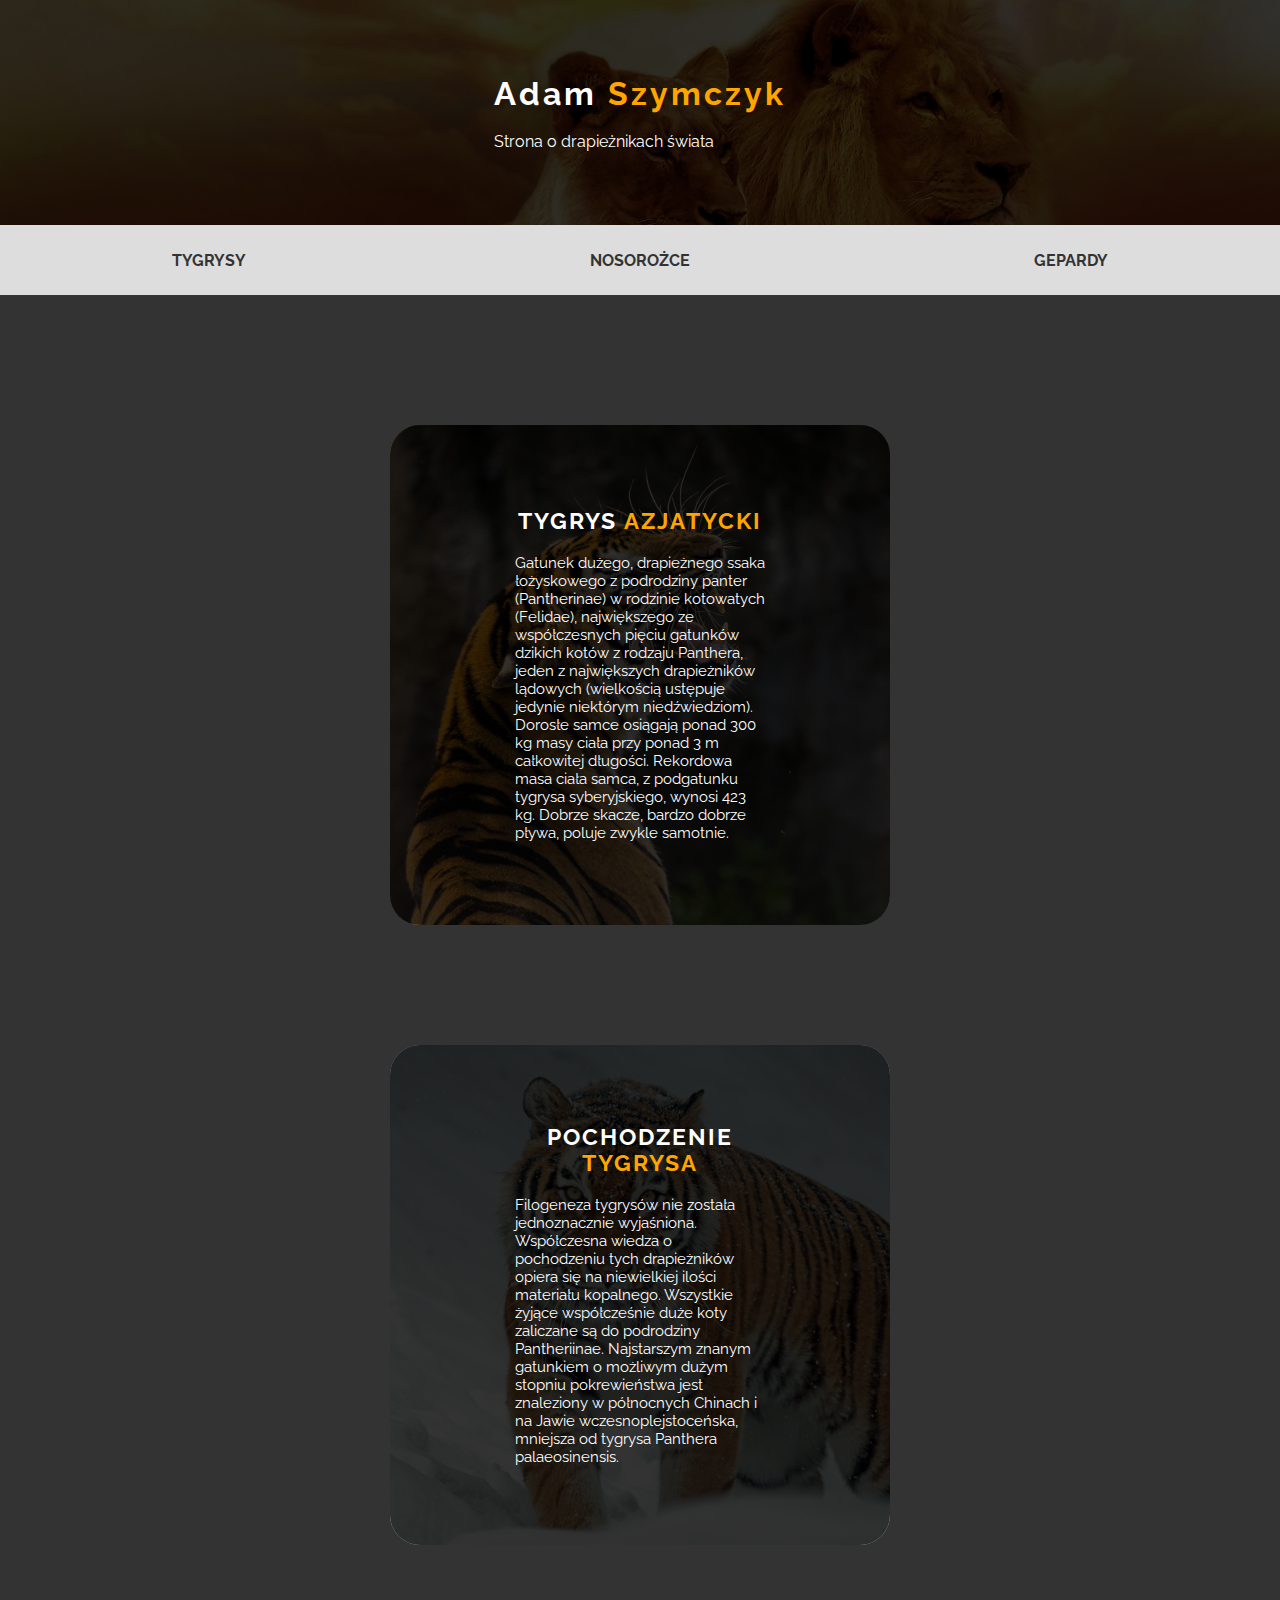
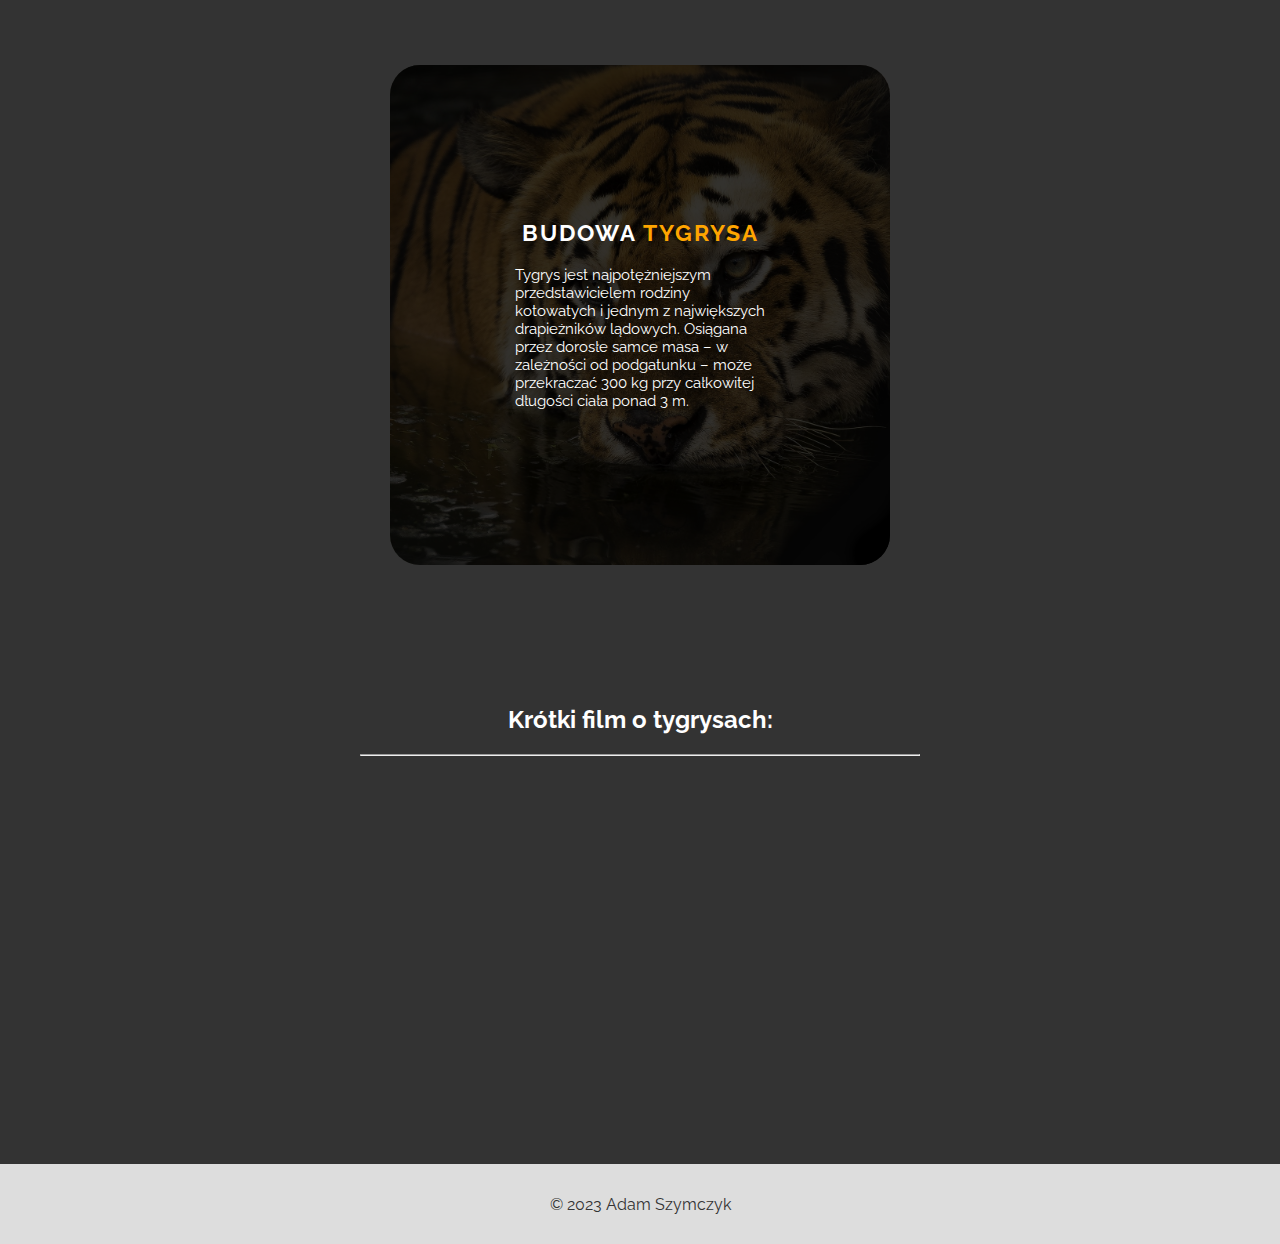
<file: index.html>
<!DOCTYPE html>
<html lang="pl">

<head>
    <meta charset="UTF-8">
    <meta http-equiv="X-UA-Compatible" content="IE=edge">
    <meta name="viewport" content="width=device-width, initial-scale=1.0">
    <title>ADAM - zadanie</title>
    <link rel="stylesheet" href="./css/main.css">
    <link rel="preconnect" href="https://fonts.googleapis.com">
    <link rel="preconnect" href="https://fonts.gstatic.com" crossorigin>
    <link href="https://fonts.googleapis.com/css2?family=Raleway:wght@300;400;700&display=swap" rel="stylesheet">
</head>

<body>

    <header class="hero-img">
        <div class="hero-bg"></div>
        <div class="hero-text">
            <h1>Adam <span>Szymczyk</span></h1>
            <p>Strona o drapieżnikach świata</p>
        </div>
    </header>

    <nav class="nav">
        <a href="index.html">tygrysy</a>
        <a href="nosorozec.html">nosorożce</a>
        <a href="gepard.html">gepardy</a>

    </nav>

    <main>
        <section>
            <div class="tigers-img first-tiger">
                <div class="tigers-bg"></div>
                <div class="tigers-text">
                    <h2>tygrys <span>azjatycki</span></h2>
                    <p>Gatunek dużego, drapieżnego ssaka łożyskowego z podrodziny panter (Pantherinae) w rodzinie
                        kotowatych (Felidae), największego ze współczesnych pięciu gatunków dzikich kotów z rodzaju
                        Panthera, jeden z największych drapieżników lądowych (wielkością ustępuje jedynie niektórym
                        niedźwiedziom). Dorosłe samce osiągają ponad 300 kg masy ciała przy ponad 3 m całkowitej
                        długości. Rekordowa masa ciała samca, z podgatunku tygrysa syberyjskiego, wynosi 423 kg. Dobrze
                        skacze, bardzo dobrze pływa, poluje zwykle samotnie.</p>
                </div>
            </div>
        </section>



        <section>
            <div class="tigers-img second-tiger">
                <div class="tigers-bg"></div>
                <div class="tigers-text">
                    <h2>pochodzenie <span>tygrysa</span></h2>
                    <p>Filogeneza tygrysów nie została jednoznacznie wyjaśniona. Współczesna wiedza o pochodzeniu tych
                        drapieżników opiera się na niewielkiej ilości materiału kopalnego. Wszystkie żyjące współcześnie
                        duże koty zaliczane są do podrodziny Pantheriinae. Najstarszym znanym gatunkiem o możliwym dużym
                        stopniu pokrewieństwa jest znaleziony w północnych Chinach i na Jawie wczesnoplejstoceńska,
                        mniejsza od tygrysa Panthera palaeosinensis.</p>
                </div>
            </div>
        </section>


        <section>
            <div class="tigers-img third-tiger">
                <div class="tigers-bg"></div>
                <div class="tigers-text">
                    <h2>budowa <span>tygrysa</span></h2>
                    <p>Tygrys jest najpotężniejszym przedstawicielem rodziny kotowatych i jednym z największych
                        drapieżników lądowych. Osiągana przez dorosłe samce masa – w zależności od podgatunku – może
                        przekraczać 300 kg przy całkowitej długości ciała ponad 3 m.</p>
                </div>
            </div>
        </section>

        <div class="movie-tigers">
            <h2>Krótki film o tygrysach:</h2>
            <hr>
            <br>
            <iframe width="560" height="315" src="https://www.youtube.com/embed/OM2J6MSxvTo"
                title="YouTube video player" frameborder="0"
                allow="accelerometer; autoplay; clipboard-write; encrypted-media; gyroscope; picture-in-picture; web-share"
                allowfullscreen></iframe>
        </div>
    </main>

    <footer>
        <p>&copy; 2023 Adam Szymczyk</p>
    </footer>

</body>

</html>
</file>
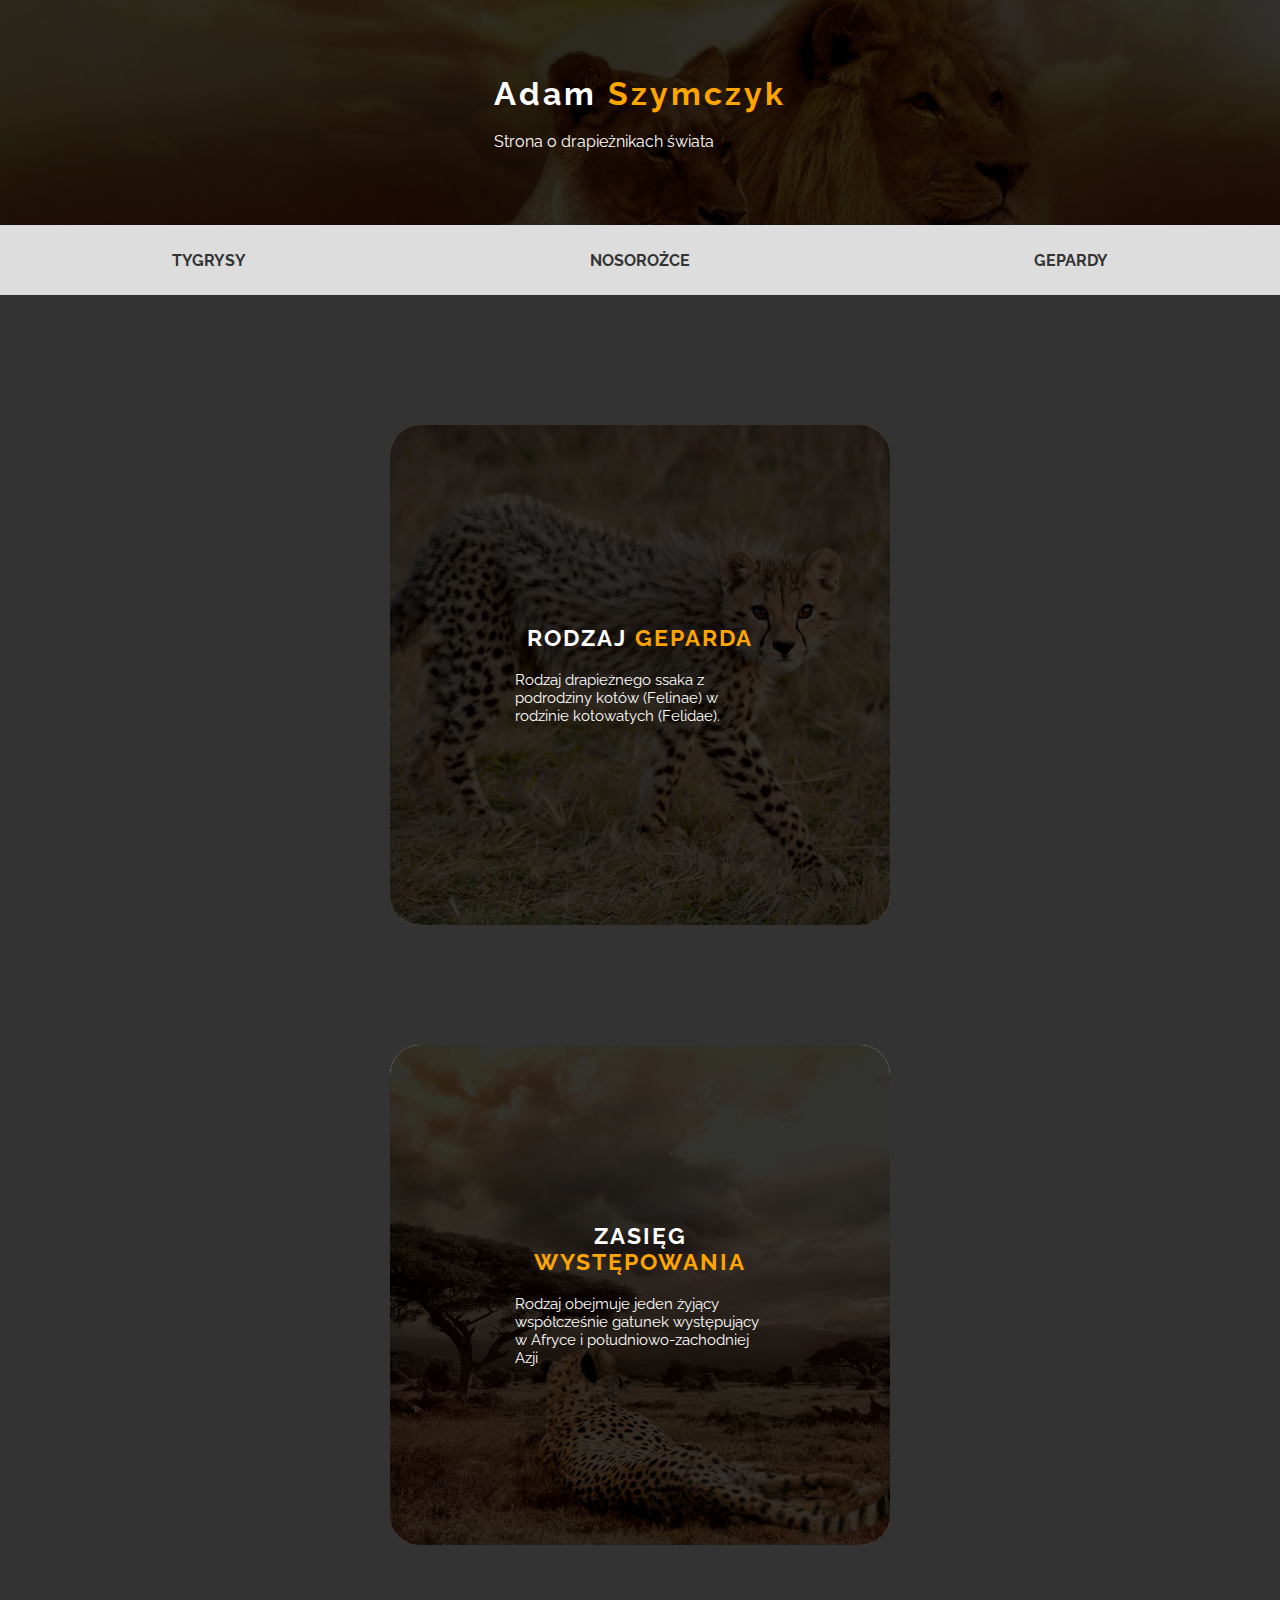
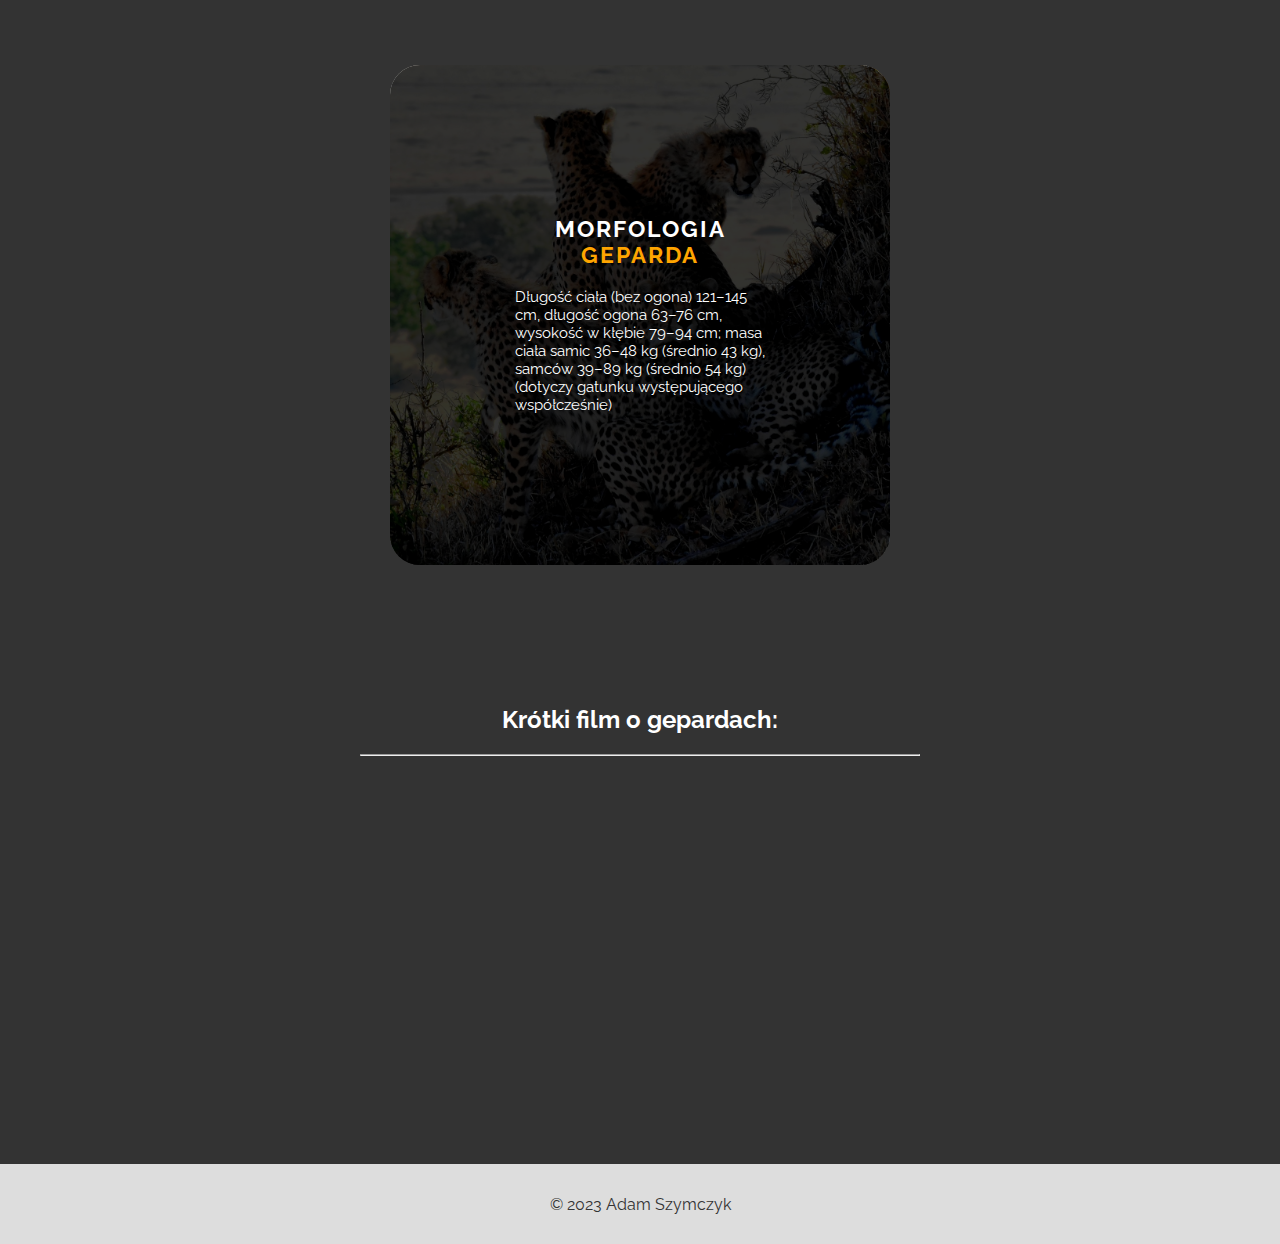
<file: gepard.html>
<!DOCTYPE html>
<html lang="pl">

<head>
    <meta charset="UTF-8">
    <meta http-equiv="X-UA-Compatible" content="IE=edge">
    <meta name="viewport" content="width=device-width, initial-scale=1.0">
    <title>GEPARDY</title>
    <link rel="stylesheet" href="./css/main.css">
    <link rel="preconnect" href="https://fonts.googleapis.com">
    <link rel="preconnect" href="https://fonts.gstatic.com" crossorigin>
    <link href="https://fonts.googleapis.com/css2?family=Raleway:wght@300;400;700&display=swap" rel="stylesheet">
</head>

<body>

    <header class="hero-img">
        <div class="hero-bg"></div>
        <div class="hero-text">
            <h1>Adam <span>Szymczyk</span></h1>
            <p>Strona o drapieżnikach świata</p>
        </div>
    </header>

    <nav class="nav">
        <a href="index.html">tygrysy</a>
        <a href="nosorozec.html">nosorożce</a>
        <a href="gepard.html">gepardy</a>

    </nav>

    <main>
        <section>
            <div class="tigers-img first-cheetah">
                <div class="tigers-bg"></div>
                <div class="tigers-text">
                    <h2>rodzaj <span>geparda</span></h2>
                    <p>Rodzaj drapieżnego ssaka z podrodziny kotów (Felinae) w rodzinie kotowatych (Felidae).</p>
                </div>
            </div>
        </section>




        <section>
            <div class="tigers-img second-cheetah">
                <div class="tigers-bg"></div>
                <div class="tigers-text">
                    <h2>zasięg <span>występowania</span></h2>
                    <p>Rodzaj obejmuje jeden żyjący współcześnie gatunek występujący w Afryce i południowo-zachodniej
                        Azji</p>
                </div>
            </div>
        </section>




        <section>
            <div class="tigers-img third-cheetah">
                <div class="tigers-bg"></div>
                <div class="tigers-text">
                    <h2>morfologia <span>geparda</span></h2>
                    <p>Długość ciała (bez ogona) 121–145 cm, długość ogona 63–76 cm, wysokość w kłębie 79–94 cm; masa
                        ciała samic 36–48 kg (średnio 43 kg), samców 39–89 kg (średnio 54 kg) (dotyczy gatunku
                        występującego współcześnie)</p>
                </div>
            </div>
        </section>

        <div class="movie-tigers">
            <h2>Krótki film o gepardach:</h2>
            <hr>
            <br>
            <iframe width="560" height="315" src="https://www.youtube.com/embed/kTny1iFuTh0" title="YouTube video player" frameborder="0" allow="accelerometer; autoplay; clipboard-write; encrypted-media; gyroscope; picture-in-picture; web-share" allowfullscreen></iframe>
        </div>
    </main>

    <footer>
        <p>&copy; 2023 Adam Szymczyk</p>
    </footer>

</body>

</html>
</file>
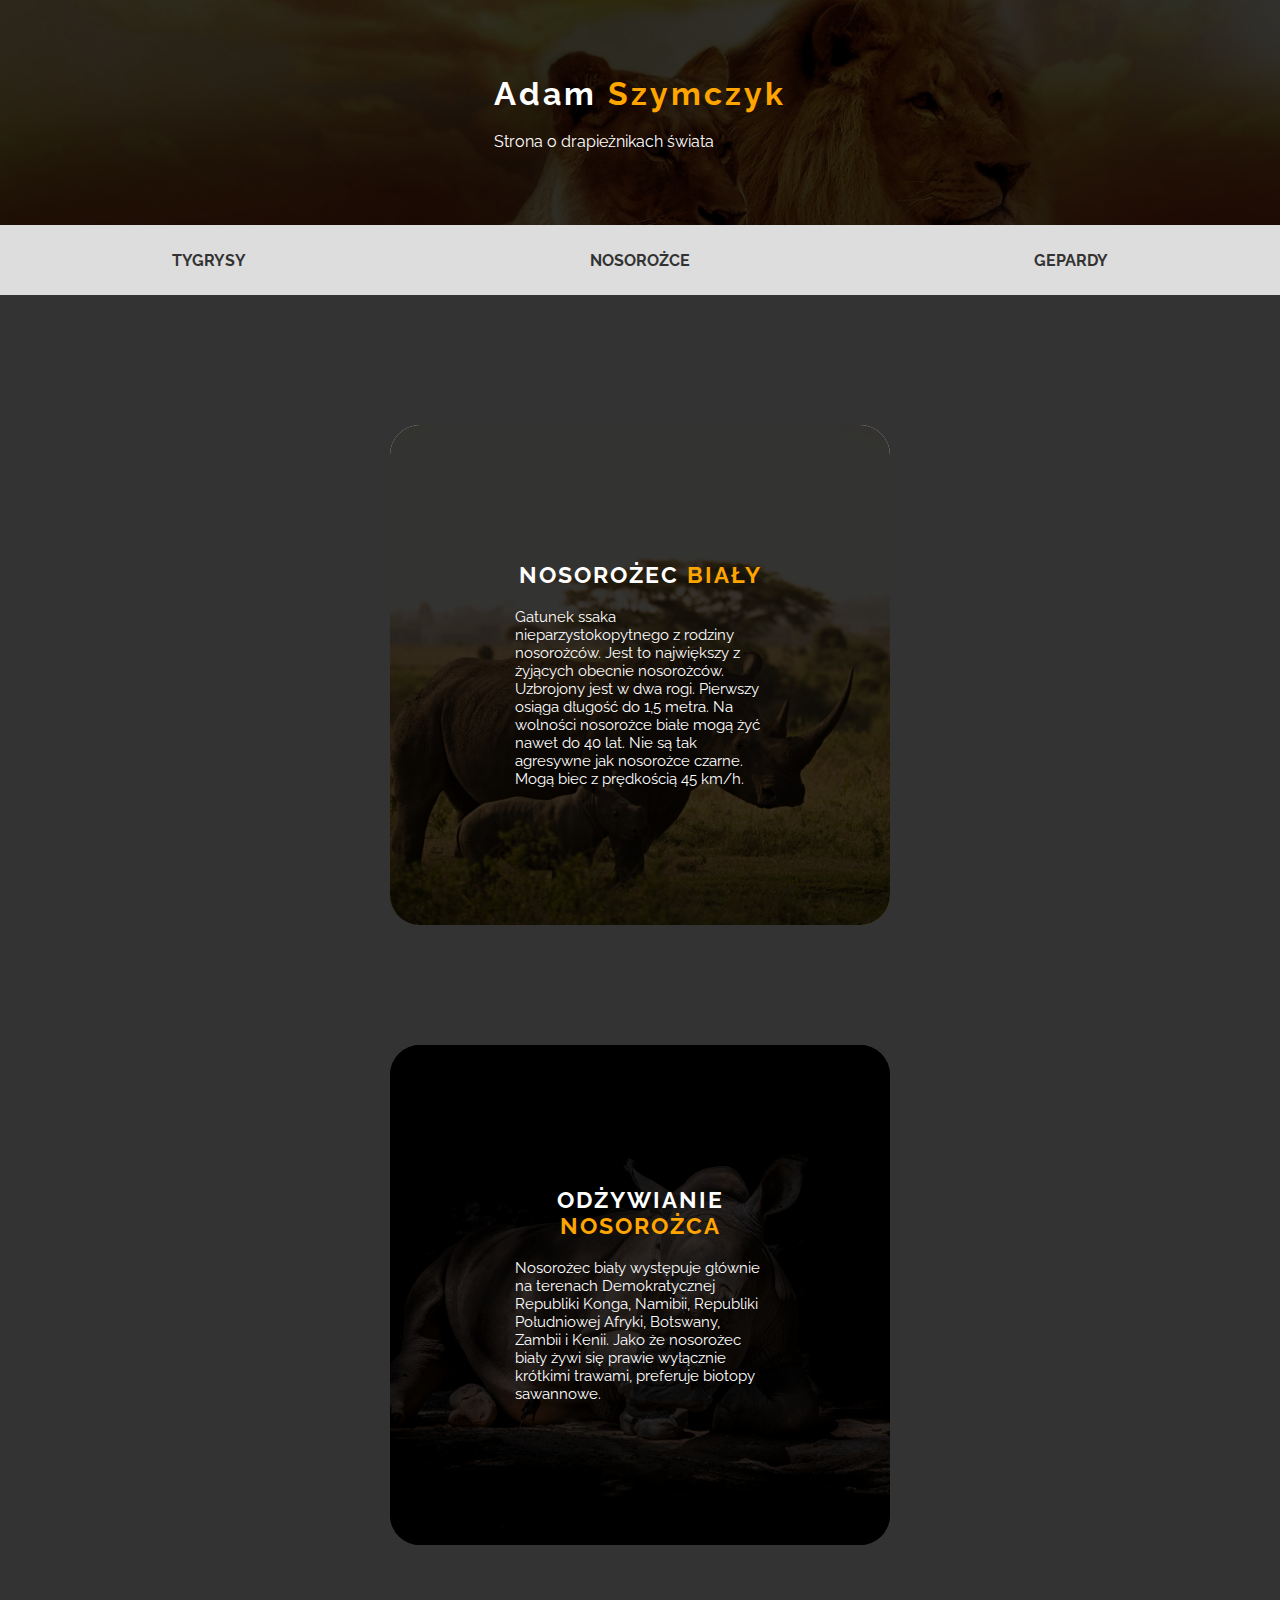
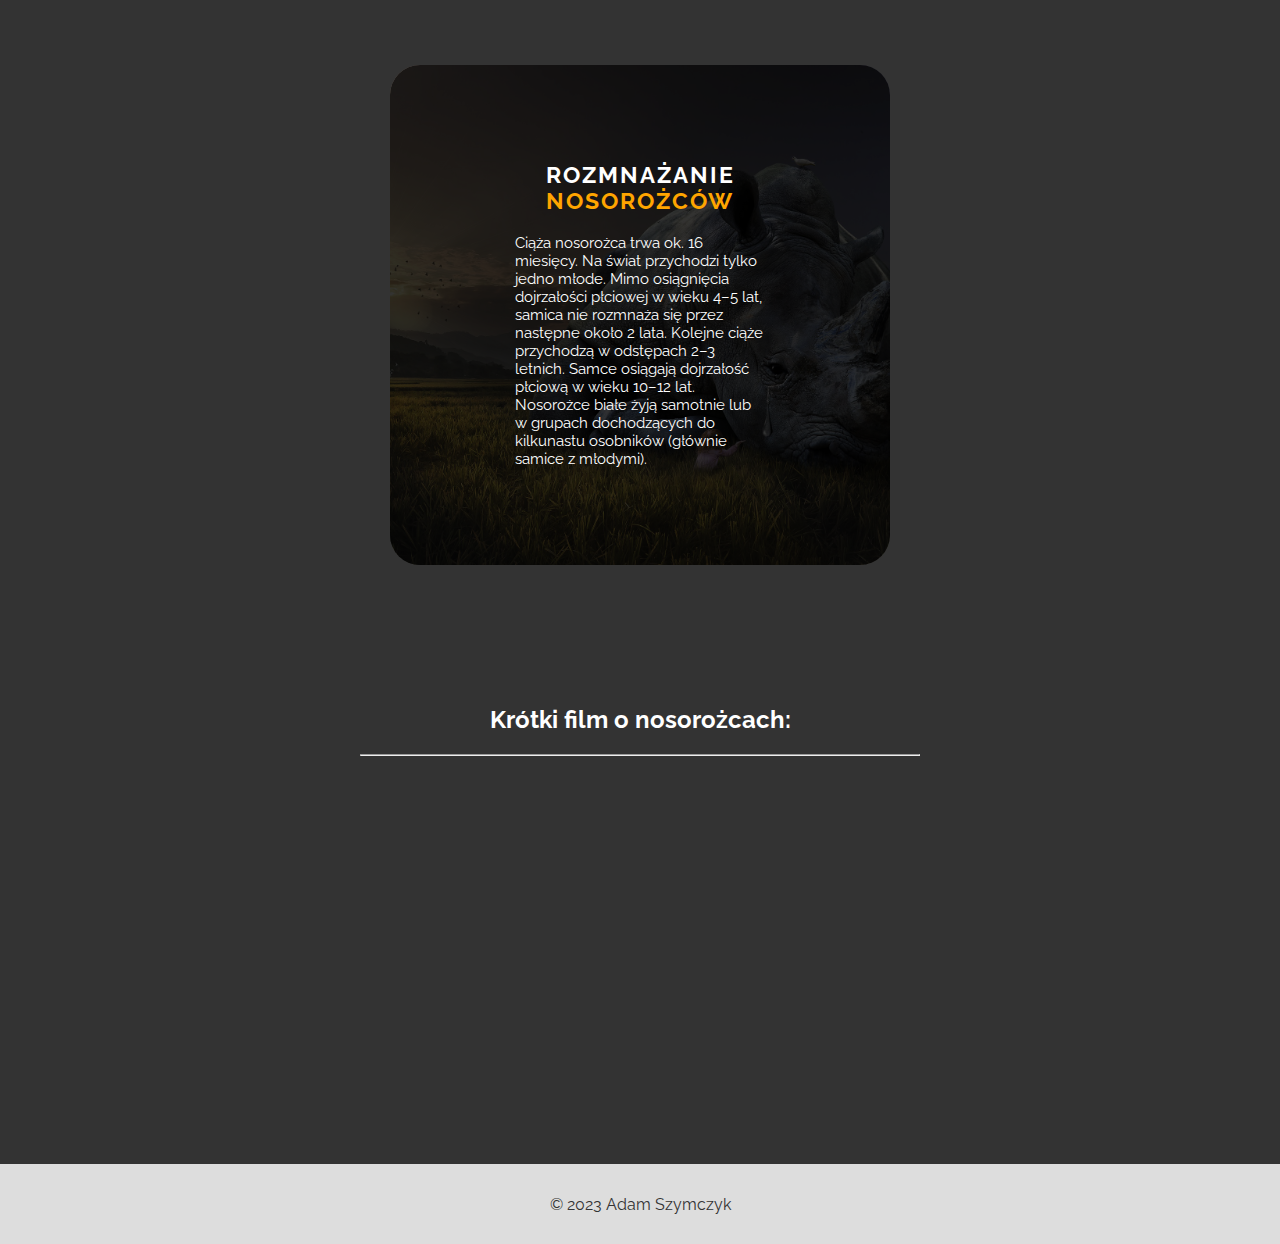
<file: nosorozec.html>
<!DOCTYPE html>
<html lang="pl">

<head>
    <meta charset="UTF-8">
    <meta http-equiv="X-UA-Compatible" content="IE=edge">
    <meta name="viewport" content="width=device-width, initial-scale=1.0">
    <title>NOSOROŻCE</title>
    <link rel="stylesheet" href="./css/main.css">
    <link rel="preconnect" href="https://fonts.googleapis.com">
    <link rel="preconnect" href="https://fonts.gstatic.com" crossorigin>
    <link href="https://fonts.googleapis.com/css2?family=Raleway:wght@300;400;700&display=swap" rel="stylesheet">
</head>

<body>

    <header class="hero-img">
        <div class="hero-bg"></div>
        <div class="hero-text">
            <h1>Adam <span>Szymczyk</span></h1>
            <p>Strona o drapieżnikach świata</p>
        </div>
    </header>

    <nav class="nav">
        <a href="index.html">tygrysy</a>
        <a href="nosorozec.html">nosorożce</a>
        <a href="gepard.html">gepardy</a>

    </nav>

    <main>

        <section>
            <div class="tigers-img first-rihno">
                <div class="tigers-bg"></div>
                <div class="tigers-text">
                    <h2>nosorożec <span>biały</span></h2>
                    <p>Gatunek ssaka nieparzystokopytnego z rodziny nosorożców. Jest to największy z żyjących obecnie
                        nosorożców. Uzbrojony jest w dwa rogi. Pierwszy osiąga długość do 1,5 metra. Na wolności
                        nosorożce białe mogą żyć nawet do 40 lat. Nie są tak agresywne jak nosorożce czarne. Mogą biec z
                        prędkością 45 km/h.</p>
                </div>
            </div>
        </section>




        <section>
            <div class="tigers-img second-rihno">
                <div class="tigers-bg"></div>
                <div class="tigers-text">
                    <h2>odżywianie <span>nosorożca</span></h2>
                    <p>Nosorożec biały występuje głównie na terenach Demokratycznej Republiki Konga, Namibii, Republiki
                        Południowej Afryki, Botswany, Zambii i Kenii. Jako że nosorożec biały żywi się prawie wyłącznie
                        krótkimi trawami, preferuje biotopy sawannowe.</p>
                </div>
            </div>
        </section>




        <section>
            <div class="tigers-img third-rihno">
                <div class="tigers-bg"></div>
                <div class="tigers-text">
                    <h2>rozmnażanie <span>nosorożców</span></h2>
                    <p>Ciąża nosorożca trwa ok. 16 miesięcy. Na świat przychodzi tylko jedno młode. Mimo osiągnięcia
                        dojrzałości płciowej w wieku 4–5 lat, samica nie rozmnaża się przez następne około 2 lata.
                        Kolejne ciąże przychodzą w odstępach 2–3 letnich. Samce osiągają dojrzałość płciową w wieku
                        10–12 lat. Nosorożce białe żyją samotnie lub w grupach dochodzących do kilkunastu osobników
                        (głównie samice z młodymi).</p>
                </div>
            </div>
        </section>

        <div class="movie-tigers">
            <h2>Krótki film o nosorożcach:</h2>
            <hr>
            <br>
            <iframe width="560" height="315" src="https://www.youtube.com/embed/4aUmo9Y2270"
                title="YouTube video player" frameborder="0"
                allow="accelerometer; autoplay; clipboard-write; encrypted-media; gyroscope; picture-in-picture; web-share"
                allowfullscreen></iframe>
        </div>

    </main>

    <footer>
        <p>&copy; 2023 Adam Szymczyk</p>
    </footer>

</body>

</html>
</file>
<file: css/main.css>
* {
    box-sizing: border-box;
    margin: 0;
    padding: 0;
}

body {
    color: white;
    font-family: 'Raleway', sans-serif;
    background-color: #333;
}

/* HEADER */

.hero-img {
    position: relative;
    background-image: url(../img/hero-img.jpg);
    background-position: center;
    background-size: cover;
    height: 25vh;
}

.hero-bg {
    position: absolute;
    width: 100%;
    height: 100%;
    background-color: rgba(0, 0, 0, .8);
}

.hero-text {
    position: absolute;
    top: 50%;
    left: 50%;
    transform: translate(-50%, -50%);
}

.hero-text h1 {
    letter-spacing: 3px;
    margin-bottom: 20px;
}

.hero-text span {
    color: orange;
}

/* NAV */

nav {
    display: flex;
    justify-content: space-around;
    align-items: center;
    height: 70px;
    background-color: #ddd;
}

nav a {
    text-decoration: none;
    color: #333;
    font-weight: bold;
    text-transform: uppercase;
    transition: color .3s;
}

nav a:hover {
    color: orange;
}

/* MAIN */

main {
    display: flex;
    flex-direction: column;
    justify-content: center;
    align-items: center;
    margin-bottom: 70px;
}

.tigers-img {
    position: relative;
    background-position: center;
    background-size: cover;
    width: 500px;
    height: 500px;
    border-radius: 30px;
    overflow: hidden;
}

.tigers-bg {
    position: absolute;
    width: 100%;
    height: 100%;
    background-color: rgba(0, 0, 0, .8);
}

.tigers-text {
    position: absolute;
    top: 50%;
    left: 50%;
    transform: translate(-50%, -50%);
    font-size: 15px;
}

.tigers-text h2 {
    text-transform: uppercase;
    margin-bottom: 20px;
    letter-spacing: 2px;
    transition: transform .3s;
    text-align: center;
}

.tigers-text span {
    color: orange;
}

.first-tiger {
    background-image: url(../img/tiger-1.jpg);
}

.second-tiger {
    background-image: url(../img/tiger-2.jpg);
}

.third-tiger {
    background-image: url(../img/tiger-3.jpg);
}

section {
    position: relative;
    top: 70px;
    margin: 60px;
}

.tigers-img:hover h2 {
    transform: scale(1.3);
}

.first-rihno {
    background-image: url(../img/rihno-1.jpg);
}

.second-rihno {
    background-image: url(../img/rihno-2.jpg);
}

.third-rihno {
    background-image: url(../img/rihno-3.jpg);
}

.first-cheetah {
    background-image: url(../img/cheetah-1.jpg);
}

.second-cheetah {
    background-image: url(../img/cheetah-2.jpg);
}

.third-cheetah {
    background-image: url(../img/cheetah-3.jpg);
}

/* MOVIE */

.movie-tigers {
    margin-top: 150px;
}

.movie-tigers h2 {
    text-align: center;
    margin-bottom: 20px;
}

footer {
    display: flex;
    justify-content: center;
    align-items: center;
    color: #333;
    height: 80px;
    background-color: #ddd;
}
</file>
